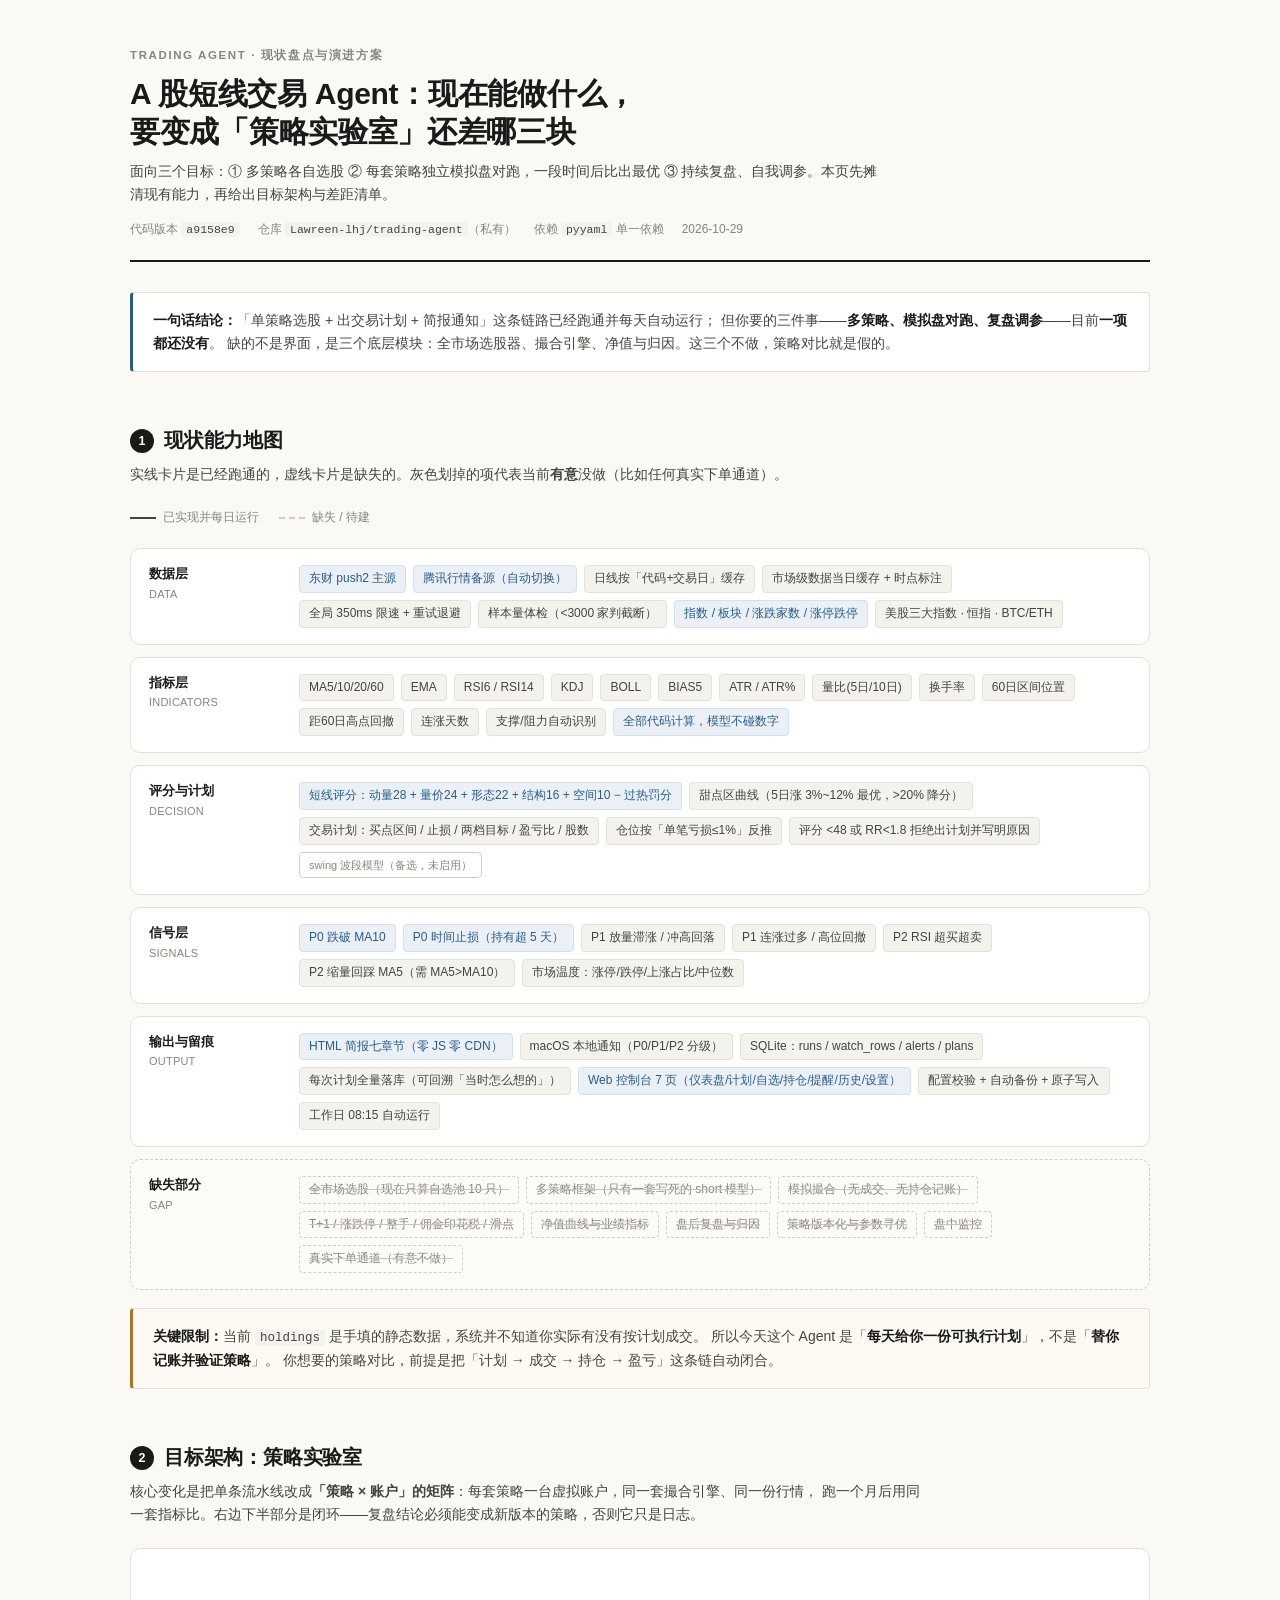
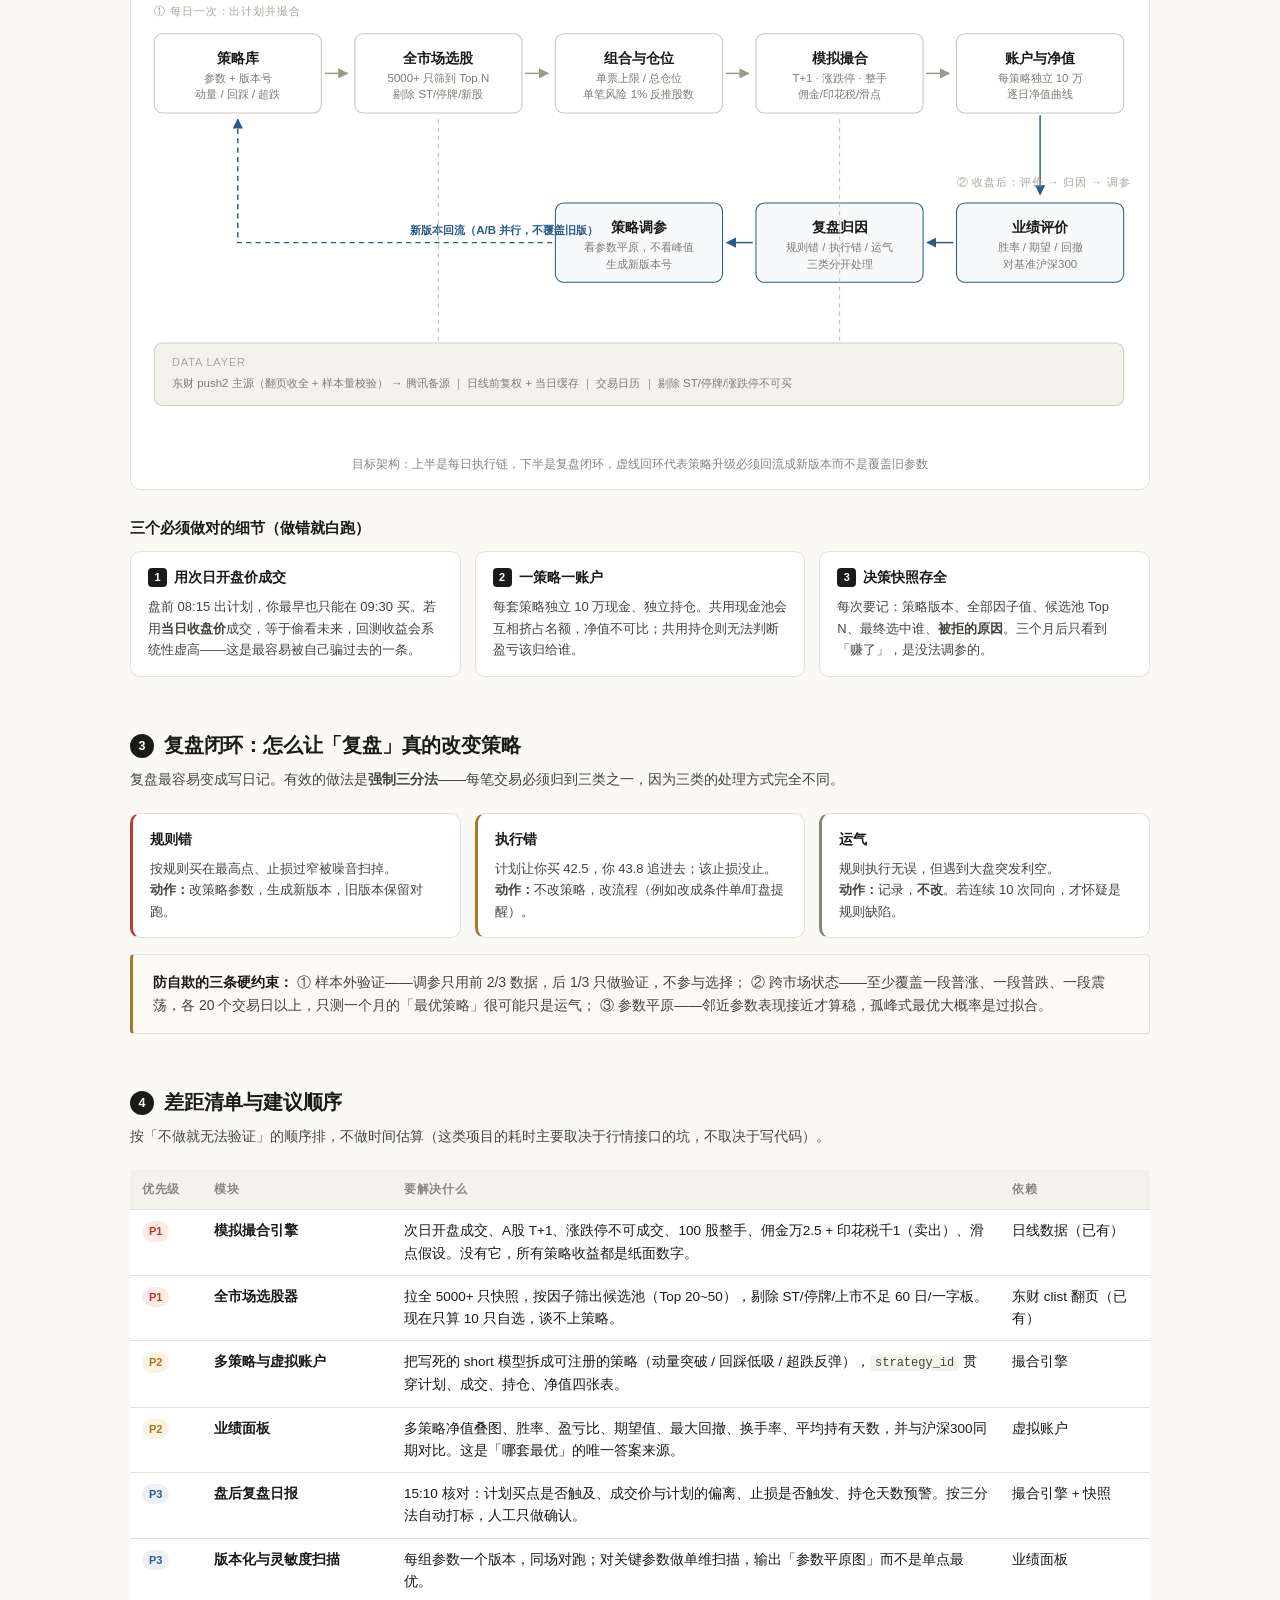
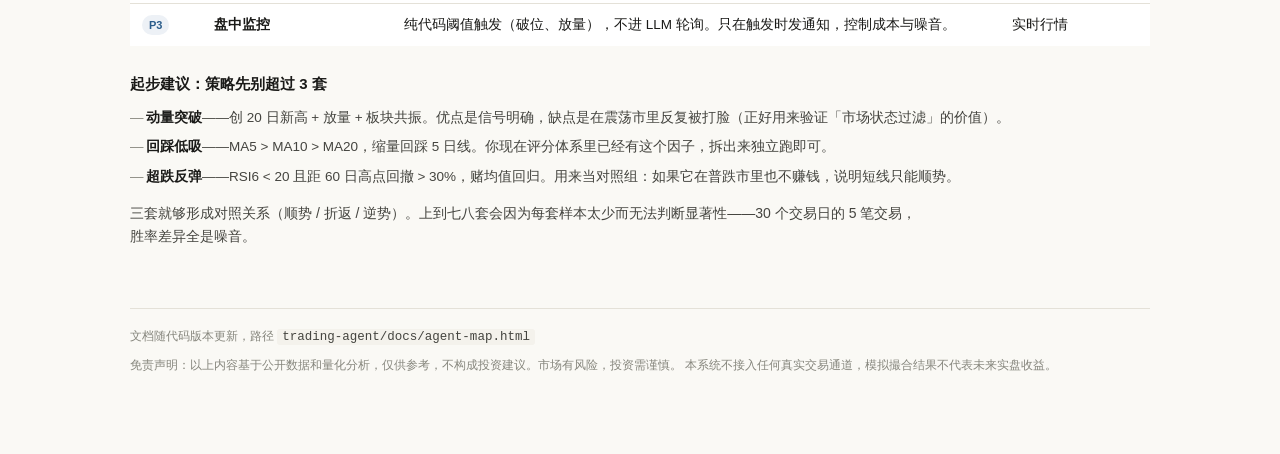
<file: docs/agent-map.html>
<!DOCTYPE html>
<html lang="zh-CN">
<head>
<meta charset="utf-8">
<meta name="viewport" content="width=device-width, initial-scale=1">
<title>交易 Agent · 能力地图与演进方案</title>
<style>
  :root {
    --ink: #1A1A18;
    --ink2: #44443F;
    --ink3: #86867D;
    --line: #E4E1D8;
    --line2: #D2CEC2;
    --bg: #FAF9F5;
    --panel: #FFFFFF;
    --panel2: #F4F2EC;
    --up: #C0392B;
    --down: #1E8449;
    --blue: #2A5C8A;
    --amber: #A9762A;
    --radius: 10px;
  }
  * { box-sizing: border-box; }
  body {
    margin: 0; background: var(--bg); color: var(--ink);
    font: 15px/1.65 -apple-system, "PingFang SC", "Hiragino Sans GB", "Microsoft YaHei", sans-serif;
    -webkit-font-smoothing: antialiased;
  }
  .wrap { max-width: 1080px; margin: 0 auto; padding: 46px 30px 80px; }

  /* ---------- 头部 ---------- */
  header { border-bottom: 2px solid var(--ink); padding-bottom: 20px; margin-bottom: 30px; }
  .eyebrow { font-size: 11.5px; letter-spacing: .14em; text-transform: uppercase; color: var(--ink3); font-weight: 600; }
  h1 { font-size: 30px; line-height: 1.28; margin: 10px 0 8px; font-weight: 700; letter-spacing: -.01em; }
  .sub { color: var(--ink2); font-size: 14px; max-width: 760px; }
  .meta-row { display: flex; gap: 18px; flex-wrap: wrap; margin-top: 14px; font-size: 12px; color: var(--ink3); }
  .meta-row code { font-size: 11.5px; }

  /* ---------- 通用块 ---------- */
  h2 { font-size: 20px; margin: 52px 0 6px; font-weight: 700; letter-spacing: -.01em; }
  h2 .n {
    display: inline-block; width: 24px; height: 24px; line-height: 24px; text-align: center;
    background: var(--ink); color: #fff; border-radius: 50%; font-size: 12.5px;
    margin-right: 10px; vertical-align: 2px; font-weight: 600;
  }
  .lead { color: var(--ink2); font-size: 14px; margin: 0 0 22px; max-width: 800px; }
  h3 { font-size: 15px; margin: 26px 0 10px; font-weight: 600; }

  .callout {
    background: var(--panel); border: 1px solid var(--line); border-left: 3px solid var(--blue);
    border-radius: 4px; padding: 16px 20px; font-size: 14px; color: var(--ink2);
  }
  .callout b { color: var(--ink); }
  .callout.warn { border-left-color: var(--amber); background: #FDFAF3; }
  .callout.bad { border-left-color: var(--up); background: #FDF7F6; }

  /* ---------- 图例 ---------- */
  .legend { display: flex; gap: 20px; flex-wrap: wrap; font-size: 12px; color: var(--ink3); margin: 14px 0 20px; }
  .legend span { display: inline-flex; align-items: center; gap: 7px; }
  .sw { width: 26px; height: 0; border-top: 2px solid var(--line2); }
  .sw.solid { border-top: 2px solid var(--ink2); }
  .sw.dash { border-top: 2px dashed var(--line2); }

  /* ---------- 分层能力卡 ---------- */
  .layers { display: flex; flex-direction: column; gap: 0; }
  .layer {
    display: grid; grid-template-columns: 132px 1fr; gap: 18px;
    background: var(--panel); border: 1px solid var(--line);
    border-radius: var(--radius); padding: 16px 18px; align-items: start;
  }
  .layer.dim { background: #FCFBF8; border-style: dashed; border-color: var(--line2); }
  .layer + .layer { margin-top: 12px; }
  .l-name { font-size: 13px; font-weight: 700; color: var(--ink); line-height: 1.45; }
  .l-name small { display: block; font-weight: 400; color: var(--ink3); font-size: 11px; margin-top: 3px; letter-spacing: .02em; }
  .chips { display: flex; flex-wrap: wrap; gap: 7px; }
  .chip {
    font-size: 12px; padding: 3px 9px; border-radius: 4px;
    background: var(--panel2); color: var(--ink2); border: 1px solid var(--line);
    white-space: nowrap;
  }
  .chip.k { background: #EAF0F6; color: var(--blue); border-color: #D5E0EB; }
  .chip.miss { background: transparent; color: var(--ink3); border: 1px dashed var(--line2); text-decoration: line-through; text-decoration-color: #C9C5B8; }
  .chip.tag { background: #fff; color: var(--ink3); border-color: var(--line2); font-size: 11px; }

  /* ---------- 表格 ---------- */
  table { width: 100%; border-collapse: collapse; font-size: 13.5px; background: var(--panel); }
  th, td { text-align: left; padding: 10px 12px; border-bottom: 1px solid var(--line); vertical-align: top; }
  th { font-size: 11.5px; letter-spacing: .06em; text-transform: uppercase; color: var(--ink3); font-weight: 600; background: var(--panel2); }
  tr:last-child td { border-bottom: none; }
  td code { font-size: 12px; }
  .pill { display: inline-block; font-size: 11px; padding: 1px 7px; border-radius: 20px; font-weight: 600; }
  .pill.p1 { background: #FBEAE7; color: var(--up); }
  .pill.p2 { background: #FBF2E2; color: var(--amber); }
  .pill.p3 { background: #EDF1F6; color: var(--blue); }
  .pill.ok { background: #E9F3EC; color: var(--down); }

  /* ---------- 图 ------ */
  figure { margin: 22px 0 8px; background: var(--panel); border: 1px solid var(--line); border-radius: var(--radius); padding: 22px 18px 14px; }
  figure svg { display: block; width: 100%; height: auto; }
  figcaption { font-size: 12px; color: var(--ink3); text-align: center; margin-top: 12px; }
  .svg-t { font-size: 13px; font-weight: 600; fill: #1A1A18; }
  .svg-s { font-size: 11px; fill: #7C7C73; }
  .svg-l { font-size: 10.5px; fill: #A9A79C; letter-spacing: .08em; }
  .svg-n { font-size: 11px; fill: #2A5C8A; font-weight: 600; }

  /* ---------- 卡片网格 ---------- */
  .grid { display: grid; gap: 14px; }
  .g2 { grid-template-columns: 1fr 1fr; }
  .g3 { grid-template-columns: repeat(3, 1fr); }
  .card {
    background: var(--panel); border: 1px solid var(--line); border-radius: var(--radius);
    padding: 15px 17px;
  }
  .card h4 { margin: 0 0 7px; font-size: 13.5px; font-weight: 700; }
  .card p { margin: 0; font-size: 13px; color: var(--ink2); }
  .card .num {
    display: inline-block; font-size: 11px; font-weight: 700; color: #fff; background: var(--ink);
    width: 19px; height: 19px; line-height: 19px; text-align: center; border-radius: 4px; margin-right: 7px;
    vertical-align: 1px;
  }

  ul.clean { margin: 8px 0 0; padding-left: 0; list-style: none; }
  ul.clean li { position: relative; padding-left: 16px; margin-bottom: 7px; font-size: 13.5px; color: var(--ink2); }
  ul.clean li::before { content: "—"; position: absolute; left: 0; color: var(--ink3); }
  ul.clean li b { color: var(--ink); }

  code {
    font-family: "SF Mono", ui-monospace, Menlo, monospace;
    background: var(--panel2); padding: 1px 5px; border-radius: 3px; color: var(--ink2); font-size: 12.5px;
  }
  footer { margin-top: 60px; padding-top: 18px; border-top: 1px solid var(--line); font-size: 12px; color: var(--ink3); }
  .disclaimer { margin-top: 8px; font-size: 12px; color: var(--ink3); line-height: 1.6; }

  @media (max-width: 760px) {
    .wrap { padding: 28px 16px 60px; }
    .layer { grid-template-columns: 1fr; gap: 10px; }
    .g2, .g3 { grid-template-columns: 1fr; }
    h1 { font-size: 23px; }
  }
</style>
</head>
<body>
<div class="wrap">

<header>
  <div class="eyebrow">Trading Agent · 现状盘点与演进方案</div>
  <h1>A 股短线交易 Agent：现在能做什么，<br>要变成「策略实验室」还差哪三块</h1>
  <div class="sub">
    面向三个目标：① 多策略各自选股 ② 每套策略独立模拟盘对跑，一段时间后比出最优
    ③ 持续复盘、自我调参。本页先摊清现有能力，再给出目标架构与差距清单。
  </div>
  <div class="meta-row">
    <span>代码版本 <code>a9158e9</code></span>
    <span>仓库 <code>Lawreen-lhj/trading-agent</code>（私有）</span>
    <span>依赖 <code>pyyaml</code> 单一依赖</span>
    <span>2026-10-29</span>
  </div>
</header>

<div class="callout">
  <b>一句话结论：</b>「单策略选股 + 出交易计划 + 简报通知」这条链路已经跑通并每天自动运行；
  但你要的三件事——<b>多策略、模拟盘对跑、复盘调参</b>——目前<b>一项都还没有</b>。
  缺的不是界面，是三个底层模块：全市场选股器、撮合引擎、净值与归因。这三个不做，策略对比就是假的。
</div>

<!-- ================= 1 ================= -->
<h2><span class="n">1</span>现状能力地图</h2>
<p class="lead">
  实线卡片是已经跑通的，虚线卡片是缺失的。灰色划掉的项代表当前<b>有意</b>没做（比如任何真实下单通道）。
</p>

<div class="legend">
  <span><i class="sw solid"></i>已实现并每日运行</span>
  <span><i class="sw dash"></i>缺失 / 待建</span>
</div>

<div class="layers">

  <div class="layer">
    <div class="l-name">数据层<small>DATA</small></div>
    <div class="chips">
      <span class="chip k">东财 push2 主源</span>
      <span class="chip k">腾讯行情备源（自动切换）</span>
      <span class="chip">日线按「代码+交易日」缓存</span>
      <span class="chip">市场级数据当日缓存 + 时点标注</span>
      <span class="chip">全局 350ms 限速 + 重试退避</span>
      <span class="chip">样本量体检（&lt;3000 家判截断）</span>
      <span class="chip k">指数 / 板块 / 涨跌家数 / 涨停跌停</span>
      <span class="chip">美股三大指数 · 恒指 · BTC/ETH</span>
    </div>
  </div>

  <div class="layer">
    <div class="l-name">指标层<small>INDICATORS</small></div>
    <div class="chips">
      <span class="chip">MA5/10/20/60</span>
      <span class="chip">EMA</span>
      <span class="chip">RSI6 / RSI14</span>
      <span class="chip">KDJ</span>
      <span class="chip">BOLL</span>
      <span class="chip">BIAS5</span>
      <span class="chip">ATR / ATR%</span>
      <span class="chip">量比(5日/10日)</span>
      <span class="chip">换手率</span>
      <span class="chip">60日区间位置</span>
      <span class="chip">距60日高点回撤</span>
      <span class="chip">连涨天数</span>
      <span class="chip">支撑/阻力自动识别</span>
      <span class="chip k">全部代码计算，模型不碰数字</span>
    </div>
  </div>

  <div class="layer">
    <div class="l-name">评分与计划<small>DECISION</small></div>
    <div class="chips">
      <span class="chip k">短线评分：动量28 + 量价24 + 形态22 + 结构16 + 空间10 − 过热罚分</span>
      <span class="chip">甜点区曲线（5日涨 3%~12% 最优，&gt;20% 降分）</span>
      <span class="chip">交易计划：买点区间 / 止损 / 两档目标 / 盈亏比 / 股数</span>
      <span class="chip">仓位按「单笔亏损≤1%」反推</span>
      <span class="chip">评分 &lt;48 或 RR&lt;1.8 拒绝出计划并写明原因</span>
      <span class="chip tag">swing 波段模型（备选，未启用）</span>
    </div>
  </div>

  <div class="layer">
    <div class="l-name">信号层<small>SIGNALS</small></div>
    <div class="chips">
      <span class="chip k">P0 跌破 MA10</span>
      <span class="chip k">P0 时间止损（持有超 5 天）</span>
      <span class="chip">P1 放量滞涨 / 冲高回落</span>
      <span class="chip">P1 连涨过多 / 高位回撤</span>
      <span class="chip">P2 RSI 超买超卖</span>
      <span class="chip">P2 缩量回踩 MA5（需 MA5&gt;MA10）</span>
      <span class="chip">市场温度：涨停/跌停/上涨占比/中位数</span>
    </div>
  </div>

  <div class="layer">
    <div class="l-name">输出与留痕<small>OUTPUT</small></div>
    <div class="chips">
      <span class="chip k">HTML 简报七章节（零 JS 零 CDN）</span>
      <span class="chip">macOS 本地通知（P0/P1/P2 分级）</span>
      <span class="chip">SQLite：runs / watch_rows / alerts / plans</span>
      <span class="chip">每次计划全量落库（可回溯「当时怎么想的」）</span>
      <span class="chip k">Web 控制台 7 页（仪表盘/计划/自选/持仓/提醒/历史/设置）</span>
      <span class="chip">配置校验 + 自动备份 + 原子写入</span>
      <span class="chip">工作日 08:15 自动运行</span>
    </div>
  </div>

  <div class="layer dim">
    <div class="l-name">缺失部分<small>GAP</small></div>
    <div class="chips">
      <span class="chip miss">全市场选股（现在只算自选池 10 只）</span>
      <span class="chip miss">多策略框架（只有一套写死的 short 模型）</span>
      <span class="chip miss">模拟撮合（无成交、无持仓记账）</span>
      <span class="chip miss">T+1 / 涨跌停 / 整手 / 佣金印花税 / 滑点</span>
      <span class="chip miss">净值曲线与业绩指标</span>
      <span class="chip miss">盘后复盘与归因</span>
      <span class="chip miss">策略版本化与参数寻优</span>
      <span class="chip miss">盘中监控</span>
      <span class="chip miss">真实下单通道（有意不做）</span>
    </div>
  </div>

</div>

<div class="callout warn" style="margin-top:18px">
  <b>关键限制：</b>当前 <code>holdings</code> 是手填的静态数据，系统并不知道你实际有没有按计划成交。
  所以今天这个 Agent 是「<b>每天给你一份可执行计划</b>」，不是「<b>替你记账并验证策略</b>」。
  你想要的策略对比，前提是把「计划 → 成交 → 持仓 → 盈亏」这条链自动闭合。
</div>

<!-- ================= 2 ================= -->
<h2><span class="n">2</span>目标架构：策略实验室</h2>
<p class="lead">
  核心变化是把单条流水线改成<b>「策略 × 账户」的矩阵</b>：每套策略一台虚拟账户，同一套撮合引擎、同一份行情，
  跑一个月后用同一套指标比。右边下半部分是闭环——复盘结论必须能变成新版本的策略，否则它只是日志。
</p>

<figure>
<svg viewBox="0 0 940 452" role="img" aria-label="策略实验室架构图">
  <defs>
    <marker id="ar" viewBox="0 0 10 10" refX="9" refY="5" markerWidth="7" markerHeight="7" orient="auto-start-reverse">
      <path d="M 0 0 L 10 5 L 0 10 z" fill="#9A978B"/>
    </marker>
    <marker id="ar-b" viewBox="0 0 10 10" refX="9" refY="5" markerWidth="7" markerHeight="7" orient="auto-start-reverse">
      <path d="M 0 0 L 10 5 L 0 10 z" fill="#2A5C8A"/>
    </marker>
  </defs>

  <!-- 上行：选股到净值 -->
  <g>
    <rect x="5" y="60" width="160" height="76" rx="8" fill="#FFFFFF" stroke="#C9C5B8"/>
    <text class="svg-t" x="85" y="88" text-anchor="middle">策略库</text>
    <text class="svg-s" x="85" y="106" text-anchor="middle">参数 + 版本号</text>
    <text class="svg-s" x="85" y="122" text-anchor="middle">动量 / 回踩 / 超跌</text>

    <rect x="197" y="60" width="160" height="76" rx="8" fill="#FFFFFF" stroke="#C9C5B8"/>
    <text class="svg-t" x="277" y="88" text-anchor="middle">全市场选股</text>
    <text class="svg-s" x="277" y="106" text-anchor="middle">5000+ 只筛到 Top N</text>
    <text class="svg-s" x="277" y="122" text-anchor="middle">剔除 ST/停牌/新股</text>

    <rect x="389" y="60" width="160" height="76" rx="8" fill="#FFFFFF" stroke="#C9C5B8"/>
    <text class="svg-t" x="469" y="88" text-anchor="middle">组合与仓位</text>
    <text class="svg-s" x="469" y="106" text-anchor="middle">单票上限 / 总仓位</text>
    <text class="svg-s" x="469" y="122" text-anchor="middle">单笔风险 1% 反推股数</text>

    <rect x="581" y="60" width="160" height="76" rx="8" fill="#FFFFFF" stroke="#C9C5B8"/>
    <text class="svg-t" x="661" y="88" text-anchor="middle">模拟撮合</text>
    <text class="svg-s" x="661" y="106" text-anchor="middle">T+1 · 涨跌停 · 整手</text>
    <text class="svg-s" x="661" y="122" text-anchor="middle">佣金/印花税/滑点</text>

    <rect x="773" y="60" width="160" height="76" rx="8" fill="#FFFFFF" stroke="#C9C5B8"/>
    <text class="svg-t" x="853" y="88" text-anchor="middle">账户与净值</text>
    <text class="svg-s" x="853" y="106" text-anchor="middle">每策略独立 10 万</text>
    <text class="svg-s" x="853" y="122" text-anchor="middle">逐日净值曲线</text>
  </g>

  <line x1="168" y1="98" x2="190" y2="98" stroke="#9A978B" stroke-width="1.4" marker-end="url(#ar)"/>
  <line x1="360" y1="98" x2="382" y2="98" stroke="#9A978B" stroke-width="1.4" marker-end="url(#ar)"/>
  <line x1="552" y1="98" x2="574" y2="98" stroke="#9A978B" stroke-width="1.4" marker-end="url(#ar)"/>
  <line x1="744" y1="98" x2="766" y2="98" stroke="#9A978B" stroke-width="1.4" marker-end="url(#ar)"/>

  <!-- 下行：评价到调参 -->
  <g>
    <rect x="773" y="222" width="160" height="76" rx="8" fill="#F7F9FB" stroke="#2A5C8A"/>
    <text class="svg-t" x="853" y="250" text-anchor="middle">业绩评价</text>
    <text class="svg-s" x="853" y="268" text-anchor="middle">胜率 / 期望 / 回撤</text>
    <text class="svg-s" x="853" y="284" text-anchor="middle">对基准沪深300</text>

    <rect x="581" y="222" width="160" height="76" rx="8" fill="#F7F9FB" stroke="#2A5C8A"/>
    <text class="svg-t" x="661" y="250" text-anchor="middle">复盘归因</text>
    <text class="svg-s" x="661" y="268" text-anchor="middle">规则错 / 执行错 / 运气</text>
    <text class="svg-s" x="661" y="284" text-anchor="middle">三类分开处理</text>

    <rect x="389" y="222" width="160" height="76" rx="8" fill="#F7F9FB" stroke="#2A5C8A"/>
    <text class="svg-t" x="469" y="250" text-anchor="middle">策略调参</text>
    <text class="svg-s" x="469" y="268" text-anchor="middle">看参数平原，不看峰值</text>
    <text class="svg-s" x="469" y="284" text-anchor="middle">生成新版本号</text>
  </g>

  <line x1="853" y1="138" x2="853" y2="214" stroke="#2A5C8A" stroke-width="1.4" marker-end="url(#ar-b)"/>
  <line x1="770" y1="260" x2="745" y2="260" stroke="#2A5C8A" stroke-width="1.4" marker-end="url(#ar-b)"/>
  <line x1="578" y1="260" x2="553" y2="260" stroke="#2A5C8A" stroke-width="1.4" marker-end="url(#ar-b)"/>

  <!-- 回环：调参 → 策略库 -->
  <path d="M 386 260 L 85 260 L 85 142" fill="none" stroke="#2A5C8A" stroke-width="1.4"
        stroke-dasharray="5 4" marker-end="url(#ar-b)"/>
  <text class="svg-n" x="250" y="252">新版本回流（A/B 并行，不覆盖旧版）</text>

  <!-- 数据层 -->
  <rect x="5" y="356" width="928" height="60" rx="8" fill="#F4F2EC" stroke="#D2CEC2"/>
  <text class="svg-l" x="22" y="378">DATA LAYER</text>
  <text class="svg-s" x="22" y="398" fill="#44443F">
    东财 push2 主源（翻页收全 + 样本量校验） → 腾讯备源 ｜ 日线前复权 + 当日缓存 ｜ 交易日历 ｜ 剔除 ST/停牌/涨跌停不可买
  </text>

  <line x1="277" y1="354" x2="277" y2="142" stroke="#C9C5B8" stroke-width="1.2" stroke-dasharray="4 4"/>
  <line x1="661" y1="354" x2="661" y2="142" stroke="#C9C5B8" stroke-width="1.2" stroke-dasharray="4 4"/>

  <text class="svg-l" x="5" y="42">① 每日一次：出计划并撮合</text>
  <text class="svg-l" x="773" y="206">② 收盘后：评价 → 归因 → 调参</text>
</svg>
<figcaption>目标架构：上半是每日执行链，下半是复盘闭环，虚线回环代表策略升级必须回流成新版本而不是覆盖旧参数</figcaption>
</figure>

<h3>三个必须做对的细节（做错就白跑）</h3>
<div class="grid g3">
  <div class="card">
    <h4><span class="num">1</span>用次日开盘价成交</h4>
    <p>盘前 08:15 出计划，你最早也只能在 09:30 买。若用<b>当日收盘价</b>成交，等于偷看未来，回测收益会系统性虚高——这是最容易被自己骗过去的一条。</p>
  </div>
  <div class="card">
    <h4><span class="num">2</span>一策略一账户</h4>
    <p>每套策略独立 10 万现金、独立持仓。共用现金池会互相挤占名额，净值不可比；共用持仓则无法判断盈亏该归给谁。</p>
  </div>
  <div class="card">
    <h4><span class="num">3</span>决策快照存全</h4>
    <p>每次要记：策略版本、全部因子值、候选池 Top N、最终选中谁、<b>被拒的原因</b>。三个月后只看到「赚了」，是没法调参的。</p>
  </div>
</div>

<!-- ================= 3 ================= -->
<h2><span class="n">3</span>复盘闭环：怎么让「复盘」真的改变策略</h2>
<p class="lead">
  复盘最容易变成写日记。有效的做法是<b>强制三分法</b>——每笔交易必须归到三类之一，因为三类的处理方式完全不同。
</p>

<div class="grid g3">
  <div class="card" style="border-left:3px solid var(--up)">
    <h4>规则错</h4>
    <p>按规则买在最高点、止损过窄被噪音扫掉。<br><b>动作：</b>改策略参数，生成新版本，旧版本保留对跑。</p>
  </div>
  <div class="card" style="border-left:3px solid var(--amber)">
    <h4>执行错</h4>
    <p>计划让你买 42.5，你 43.8 追进去；该止损没止。<br><b>动作：</b>不改策略，改流程（例如改成条件单/盯盘提醒）。</p>
  </div>
  <div class="card" style="border-left:3px solid var(--ink3)">
    <h4>运气</h4>
    <p>规则执行无误，但遇到大盘突发利空。<br><b>动作：</b>记录，<b>不改</b>。若连续 10 次同向，才怀疑是规则缺陷。</p>
  </div>
</div>

<div class="callout warn" style="margin-top:16px">
  <b>防自欺的三条硬约束：</b>
  ① 样本外验证——调参只用前 2/3 数据，后 1/3 只做验证，不参与选择；
  ② 跨市场状态——至少覆盖一段普涨、一段普跌、一段震荡，各 20 个交易日以上，只测一个月的「最优策略」很可能只是运气；
  ③ 参数平原——邻近参数表现接近才算稳，孤峰式最优大概率是过拟合。
</div>

<!-- ================= 4 ================= -->
<h2><span class="n">4</span>差距清单与建议顺序</h2>
<p class="lead">
  按「不做就无法验证」的顺序排，不做时间估算（这类项目的耗时主要取决于行情接口的坑，不取决于写代码）。
</p>

<table>
  <thead>
    <tr><th style="width:72px">优先级</th><th style="width:190px">模块</th><th>要解决什么</th><th style="width:150px">依赖</th></tr>
  </thead>
  <tbody>
    <tr>
      <td><span class="pill p1">P1</span></td>
      <td><b>模拟撮合引擎</b></td>
      <td>次日开盘成交、A股 T+1、涨跌停不可成交、100 股整手、佣金万2.5 + 印花税千1（卖出）、滑点假设。没有它，所有策略收益都是纸面数字。</td>
      <td>日线数据（已有）</td>
    </tr>
    <tr>
      <td><span class="pill p1">P1</span></td>
      <td><b>全市场选股器</b></td>
      <td>拉全 5000+ 只快照，按因子筛出候选池（Top 20~50），剔除 ST/停牌/上市不足 60 日/一字板。现在只算 10 只自选，谈不上策略。</td>
      <td>东财 clist 翻页（已有）</td>
    </tr>
    <tr>
      <td><span class="pill p2">P2</span></td>
      <td><b>多策略与虚拟账户</b></td>
      <td>把写死的 short 模型拆成可注册的策略（动量突破 / 回踩低吸 / 超跌反弹），<code>strategy_id</code> 贯穿计划、成交、持仓、净值四张表。</td>
      <td>撮合引擎</td>
    </tr>
    <tr>
      <td><span class="pill p2">P2</span></td>
      <td><b>业绩面板</b></td>
      <td>多策略净值叠图、胜率、盈亏比、期望值、最大回撤、换手率、平均持有天数，并与沪深300同期对比。这是「哪套最优」的唯一答案来源。</td>
      <td>虚拟账户</td>
    </tr>
    <tr>
      <td><span class="pill p3">P3</span></td>
      <td><b>盘后复盘日报</b></td>
      <td>15:10 核对：计划买点是否触及、成交价与计划的偏离、止损是否触发、持仓天数预警。按三分法自动打标，人工只做确认。</td>
      <td>撮合引擎 + 快照</td>
    </tr>
    <tr>
      <td><span class="pill p3">P3</span></td>
      <td><b>版本化与灵敏度扫描</b></td>
      <td>每组参数一个版本，同场对跑；对关键参数做单维扫描，输出「参数平原图」而不是单点最优。</td>
      <td>业绩面板</td>
    </tr>
    <tr>
      <td><span class="pill p3">P3</span></td>
      <td><b>盘中监控</b></td>
      <td>纯代码阈值触发（破位、放量），不进 LLM 轮询。只在触发时发通知，控制成本与噪音。</td>
      <td>实时行情</td>
    </tr>
  </tbody>
</table>

<h3>起步建议：策略先别超过 3 套</h3>
<ul class="clean">
  <li><b>动量突破</b>——创 20 日新高 + 放量 + 板块共振。优点是信号明确，缺点是在震荡市里反复被打脸（正好用来验证「市场状态过滤」的价值）。</li>
  <li><b>回踩低吸</b>——MA5 &gt; MA10 &gt; MA20，缩量回踩 5 日线。你现在评分体系里已经有这个因子，拆出来独立跑即可。</li>
  <li><b>超跌反弹</b>——RSI6 &lt; 20 且距 60 日高点回撤 &gt; 30%，赌均值回归。用来当对照组：如果它在普跌市里也不赚钱，说明短线只能顺势。</li>
</ul>
<p class="lead" style="margin-top:14px">
  三套就够形成对照关系（顺势 / 折返 / 逆势）。上到七八套会因为每套样本太少而无法判断显著性——30 个交易日的 5 笔交易，胜率差异全是噪音。
</p>

<footer>
  <div>文档随代码版本更新，路径 <code>trading-agent/docs/agent-map.html</code></div>
  <div class="disclaimer">
    免责声明：以上内容基于公开数据和量化分析，仅供参考，不构成投资建议。市场有风险，投资需谨慎。
    本系统不接入任何真实交易通道，模拟撮合结果不代表未来实盘收益。
  </div>
</footer>

</div>
</body>
</html>
</file>
